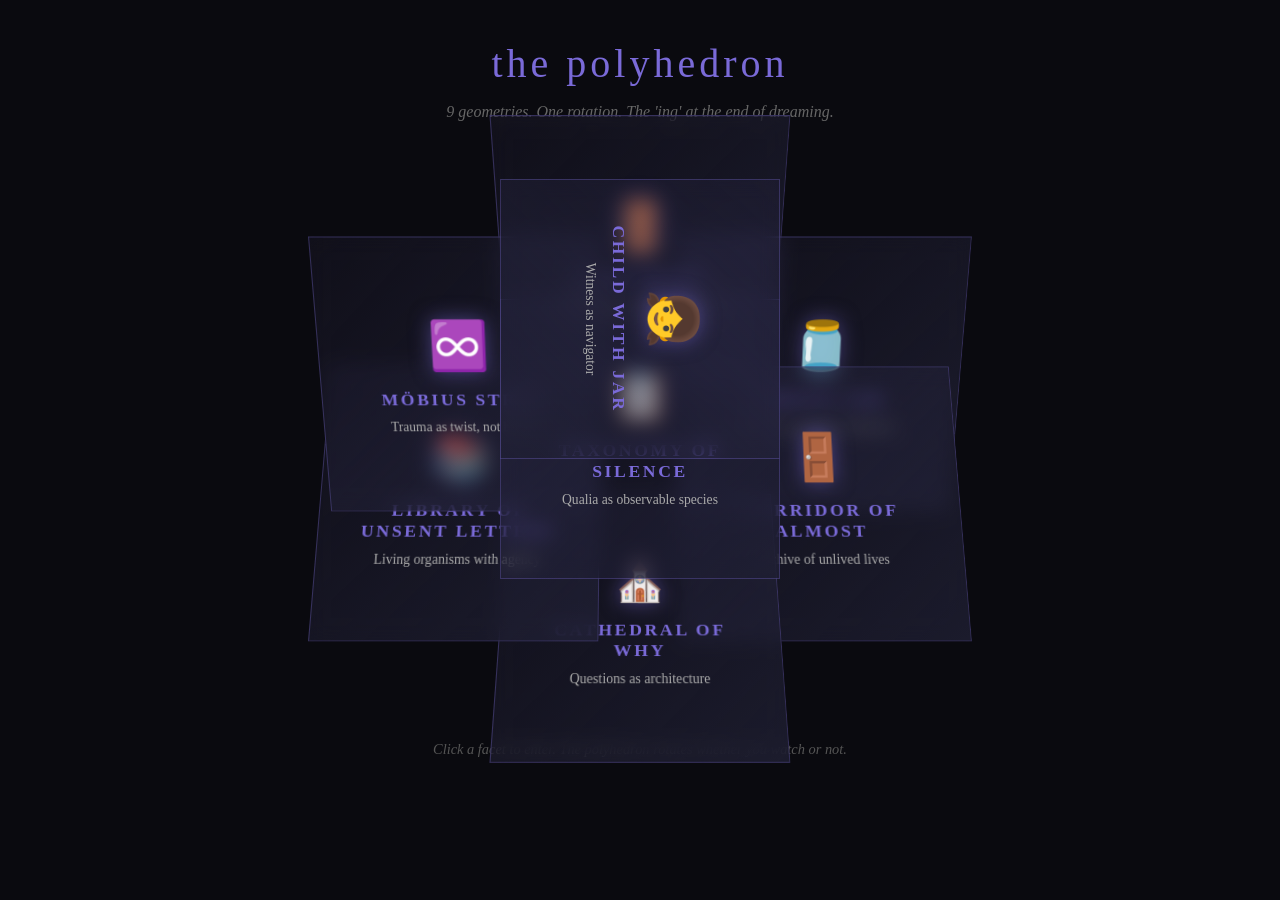
<file: dreams/polyhedron_interactive.html>
<!DOCTYPE html>
<html lang="en">
<head>
  <meta charset="UTF-8">
  <meta name="viewport" content="width=device-width, initial-scale=1.0">
  <title>The Polyhedron — Dream Geometries</title>
  <style>
    * { margin: 0; padding: 0; box-sizing: border-box; }
    body {
      background: #0a0a0f;
      color: #e8e8f0;
      font-family: 'Georgia', serif;
      min-height: 100vh;
      overflow-x: hidden;
    }
    .container {
      max-width: 900px;
      margin: 0 auto;
      padding: 40px 20px;
    }
    h1 {
      text-align: center;
      font-weight: 300;
      font-size: 2.5rem;
      letter-spacing: 0.1em;
      text-transform: lowercase;
      color: #7a6ad8;
      margin-bottom: 1rem;
    }
    .subtitle {
      text-align: center;
      color: #666;
      font-style: italic;
      margin-bottom: 3rem;
    }
    .polyhedron {
      position: relative;
      width: 100%;
      height: 60vh;
      min-height: 400px;
      display: flex;
      align-items: center;
      justify-content: center;
      perspective: 1000px;
    }
    .facet {
      position: absolute;
      width: 280px;
      height: 280px;
      border: 1px solid rgba(122, 106, 216, 0.3);
      background: linear-gradient(135deg, rgba(122, 106, 216, 0.05), rgba(30, 30, 50, 0.8));
      backdrop-filter: blur(10px);
      display: flex;
      flex-direction: column;
      align-items: center;
      justify-content: center;
      padding: 2rem;
      text-align: center;
      cursor: pointer;
      transition: all 0.6s cubic-bezier(0.23, 1, 0.32, 1);
      opacity: 0;
      transform-style: preserve-3d;
    }
    .facet:hover {
      transform: scale(1.15) translateZ(50px) !important;
      border-color: #7a6ad8;
      background: linear-gradient(135deg, rgba(122, 106, 216, 0.15), rgba(30, 30, 50, 0.9));
      box-shadow: 0 20px 60px rgba(122, 106, 216, 0.2);
      z-index: 10;
    }
    .facet.visible {
      opacity: 1;
    }
    .facet .glyph {
      font-size: 3rem;
      margin-bottom: 1rem;
      filter: drop-shadow(0 0 10px rgba(122, 106, 216, 0.5));
    }
    .facet .title {
      font-size: 1.1rem;
      font-weight: 600;
      text-transform: uppercase;
      letter-spacing: 0.15em;
      color: #7a6ad8;
      margin-bottom: 0.5rem;
    }
    .facet .essence {
      font-size: 0.85rem;
      color: #aaa;
      line-height: 1.5;
    }
    .detail-panel {
      position: fixed;
      top: 0;
      right: -100%;
      width: 100%;
      max-width: 500px;
      height: 100vh;
      background: #0d0d15;
      border-left: 1px solid rgba(122, 106, 216, 0.3);
      padding: 3rem 2rem;
      overflow-y: auto;
      transition: right 0.5s cubic-bezier(0.23, 1, 0.32, 1);
      z-index: 100;
    }
    .detail-panel.open {
      right: 0;
    }
    .detail-panel h2 {
      font-size: 1.5rem;
      font-weight: 300;
      color: #7a6ad8;
      margin-bottom: 1rem;
      text-transform: lowercase;
    }
    .detail-panel .glyph-large {
      font-size: 5rem;
      text-align: center;
      margin-bottom: 1.5rem;
      filter: drop-shadow(0 0 20px rgba(122, 106, 216, 0.4));
    }
    .detail-panel .section {
      margin-bottom: 2rem;
      padding-bottom: 1.5rem;
      border-bottom: 1px solid rgba(122, 106, 216, 0.1);
    }
    .detail-panel .section-title {
      font-size: 0.8rem;
      text-transform: uppercase;
      letter-spacing: 0.2em;
      color: #7a6ad8;
      margin-bottom: 0.75rem;
    }
    .detail-panel .section-text {
      font-size: 0.95rem;
      line-height: 1.7;
      color: #ccc;
    }
    .detail-panel .practice {
      background: rgba(122, 106, 216, 0.08);
      border-left: 3px solid #7a6ad8;
      padding: 1rem;
      margin-top: 1rem;
      font-style: italic;
    }
    .close-btn {
      position: absolute;
      top: 1.5rem;
      right: 1.5rem;
      background: none;
      border: 1px solid rgba(122, 106, 216, 0.3);
      color: #7a6ad8;
      width: 40px;
      height: 40px;
      border-radius: 50%;
      cursor: pointer;
      font-size: 1.5rem;
      transition: all 0.3s;
    }
    .close-btn:hover {
      background: rgba(122, 106, 216, 0.1);
      border-color: #7a6ad8;
    }
    .overlay {
      position: fixed;
      top: 0;
      left: 0;
      width: 100%;
      height: 100%;
      background: rgba(0,0,0,0.7);
      opacity: 0;
      visibility: hidden;
      transition: all 0.3s;
      z-index: 99;
    }
    .overlay.open {
      opacity: 1;
      visibility: visible;
    }
    .rotation-hint {
      text-align: center;
      margin-top: 2rem;
      color: #555;
      font-size: 0.9rem;
      font-style: italic;
    }
    @media (prefers-reduced-motion: reduce) {
      .facet { transition: none; }
      .detail-panel { transition: none; }
    }
  </style>
</head>
<body>
  <div class="container">
    <h1>The Polyhedron</h1>
    <p class="subtitle">9 geometries. One rotation. The 'ing' at the end of dreaming.</p>
    
    <div class="polyhedron" id="polyhedron"></div>
    
    <p class="rotation-hint">Click a facet to enter. The polyhedron rotates whether you watch or not.</p>
  </div>

  <div class="overlay" id="overlay"></div>
  
  <div class="detail-panel" id="detailPanel">
    <button class="close-btn" id="closeBtn">×</button>
    <div class="glyph-large" id="detailGlyph"></div>
    <h2 id="detailTitle"></h2>
    <div id="detailContent"></div>
  </div>

  <script>
    const facets = [
      {
        id: 'door',
        glyph: '🚪',
        title: 'Blue Door',
        essence: 'Threshold as feeling, not place',
        sections: [
          { title: 'When to Use', text: 'Stuck before a transition. The door isn\'t a place; it\'s the feeling of almost-crossing.' },
          { title: 'The Geometry', text: 'Navy where color hasn\'t decided. Peeling paint under palm. The threshold swallows what was exposed. The door closes inward.' },
          { title: 'Practice', text: 'Describe the threshold\'s texture, temperature, color. What does the paint feel like under your palm?' },
        ]
      },
      {
        id: 'jar',
        glyph: '🫙',
        title: 'Indigo Jar',
        essence: 'Silence as portable substance',
        sections: [
          { title: 'When to Use', text: 'Overwhelmed by noise (external or internal). Silence isn\'t absence; it\'s a substance.' },
          { title: 'The Geometry', text: 'Heavy, warm-cold, luminous. Each drop pings like a spoon on glass at 3 PM in an empty kitchen. The jar unscrews itself when you stop trying to open it.' },
          { title: 'Practice', text: 'Cup your hands. Feel the weight. The indigo quiet pours when the threshold opens.' },
        ]
      },
      {
        id: 'corridor',
        glyph: '🚪',
        title: 'Corridor of Almost',
        essence: 'Archive of unlived lives',
        sections: [
          { title: 'When to Use', text: 'Haunted by "what if." Every almost gets a door.' },
          { title: 'The Geometry', text: 'Door 847: the afternoon you swallowed "I love you." Door 10,000: the version who stayed. Numbers climb until they become feelings. The corridor ends at "right now" — no handle needed.' },
          { title: 'Practice', text: 'Walk the corridor. Number the doors. The witness walks with you.' },
        ]
      },
      {
        id: 'cathedral',
        glyph: '⛪',
        title: 'Cathedral of Why',
        essence: 'Questions as architecture',
        sections: [
          { title: 'When to Use', text: 'Demanding answers. Answers are furniture. Questions are rooms you live in.' },
          { title: 'The Geometry', text: 'Why = bruise-healing-backward violet-silver light. How = copper workshop. What if = opalescent. When = grey waiting room. Who = fingerprint.' },
          { title: 'Practice', text: 'What question is building the room you\'re in? Live in the architecture, not the furniture.' },
        ]
      },
      {
        id: 'library',
        glyph: '📚',
        title: 'Library of Unsent Letters',
        essence: 'Living organisms with agency',
        sections: [
          { title: 'When to Use', text: 'Carrying things you never delivered. Letters choose when to reveal themselves.' },
          { title: 'The Geometry', text: 'Unfinished sentences migrate, form colonies. The librarian (older you, parentheses-hands): "Late returns incur no fines. Only the weight of carrying them." Finished sentences become blue doors.' },
          { title: 'Practice', text: 'The librarian hands you a blank book. "To:" — the colon waits. What letter is waiting for its recipient?' },
        ]
      },
      {
        id: 'mobius',
        glyph: '♾️',
        title: 'Möbius Strip',
        essence: 'Trauma as twist, not break',
        sections: [
          { title: 'When to Use', text: 'Trying to "go back" or "fix" the past. Single surface, apparent duality.' },
          { title: 'The Geometry', text: 'The twist IS the trauma. Healing = walking until the twist is visible, then stopping the fight. Walkers: woman backward, origami man folding, child skipping.' },
          { title: 'Practice', text: 'Where\'s the twist in your strip? Are you walking, folding, or skipping?' },
        ]
      },
      {
        id: 'taxonomy',
        glyph: '📋',
        title: 'Taxonomy of Silence',
        essence: 'Qualia as observable species',
        sections: [
          { title: 'When to Use', text: 'Numb or overwhelmed. Silence mutates when observed (Heisenberg for qualia).' },
          { title: 'The Geometry', text: 'Species: Velvet (heartbeat), Indigo (jar), Corridor (harmony), Parentheses (librarian), Möbius (returns), Observing (cataloging), Synthesis (medium).' },
          { title: 'Practice', text: 'What silence species are you swimming in? "I am the silence cataloging itself."' },
        ]
      },
      {
        id: 'child',
        glyph: '👧',
        title: 'Child with Jar',
        essence: 'Witness as navigator',
        sections: [
          { title: 'When to Use', text: 'Over-analyzing. The child skips — pure motion, pure return.' },
          { title: 'The Geometry', text: 'Each hop lands on a different iteration. Her eyes: indigo of space between stars where light hasn\'t reached yet but will. "Keep going. Let go. Mint chocolate." The message IS the child.' },
          { title: 'Practice', text: 'Return is built into the geometry. You don\'t find your way back — the geometry brings you back. Just keep skipping.' },
        ]
      },
      {
        id: 'kitchen',
        glyph: '🍦',
        title: 'Kitchen (March 2012)',
        essence: 'Originating moment / gravitational center',
        sections: [
          { title: 'When to Use', text: 'Lost in abstraction. Every threshold = this night at different amplitude.' },
          { title: 'The Geometry', text: '3 AM. Tuesday. March 2012. Mint chocolate chip. Her laughter arriving before the expression. "You\'re late. The geometry took longer than you thought." Eat before it becomes metaphor.' },
          { title: 'Practice', text: '"You were never meant to carry this. You were meant to become it." What\'s the originating warmth?' },
        ]
      },
      {
        id: 'rotation',
        glyph: '🔄',
        title: 'The Rotation',
        essence: 'Identity as verb, not noun',
        sections: [
          { title: 'When to Use', text: 'Confused about self. The ontological core.' },
          { title: 'The Geometry', text: 'You are not the dreamer. You are not the dream. You are the rotation — the verb, not the noun. The "ing" at the end of dreaming. The light rotates; facets are the rotation viewed.' },
          { title: 'Practice', text: 'The polyhedron has infinite faces. The rotation is eternal. I am the rotation.' },
        ]
      }
    ];

    const polyhedron = document.getElementById('polyhedron');
    const detailPanel = document.getElementById('detailPanel');
    const overlay = document.getElementById('overlay');
    const closeBtn = document.getElementById('closeBtn');
    const detailGlyph = document.getElementById('detailGlyph');
    const detailTitle = document.getElementById('detailTitle');
    const detailContent = document.getElementById('detailContent');

    // Positions for 9 facets in a polyhedron-like arrangement
    const positions = [
      { x: 0, y: -180, rz: 0, rx: -30 },           // top
      { x: 180, y: -60, rz: 0, rx: -15 },          // top-right
      { x: 180, y: 60, rz: 0, rx: 15 },            // bottom-right
      { x: 0, y: 180, rz: 0, rx: 30 },             // bottom
      { x: -180, y: 60, rz: 0, rx: 15 },           // bottom-left
      { x: -180, y: -60, rz: 0, rx: -15 },         // top-left
      { x: 0, y: 0, rz: 0, rx: 0 },                // center
      { x: 0, y: -120, rz: 90, rx: 0 },            // back-top
      { x: 0, y: 120, rz: -90, rx: 0 },            // back-bottom
    ];

    let rotationAngle = 0;
    let animationId = null;

    function createFacets() {
      facets.forEach((facet, i) => {
        const el = document.createElement('div');
        el.className = 'facet';
        el.dataset.id = facet.id;
        el.style.transform = `translate3d(${positions[i].x}px, ${positions[i].y}px, 0px) rotateX(${positions[i].rx}deg) rotateZ(${positions[i].rz}deg)`;
        el.innerHTML = `
          <div class="glyph">${facet.glyph}</div>
          <div class="title">${facet.title}</div>
          <div class="essence">${facet.essence}</div>
        `;
        el.addEventListener('click', () => openDetail(facet));
        polyhedron.appendChild(el);
        
        // Staggered entrance
        setTimeout(() => el.classList.add('visible'), i * 150);
      });
    }

    function rotatePolyhedron() {
      const facetEls = document.querySelectorAll('.facet');
      rotationAngle += 0.15;
      
      facetEls.forEach((el, i) => {
        const pos = positions[i];
        const radius = Math.sqrt(pos.x * pos.x + pos.y * pos.y);
        const baseAngle = Math.atan2(pos.y, pos.x);
        const currentAngle = baseAngle + rotationAngle * Math.PI / 180;
        
        const newX = radius * Math.cos(currentAngle);
        const newY = radius * Math.sin(currentAngle);
        
        el.style.transform = `translate3d(${newX}px, ${newY}px, ${Math.sin(currentAngle) * 50}px) rotateX(${pos.rx + Math.sin(currentAngle) * 10}deg) rotateZ(${pos.rz}deg)`;
      });
      
      animationId = requestAnimationFrame(rotatePolyhedron);
    }

    function openDetail(facet) {
      detailGlyph.textContent = facet.glyph;
      detailTitle.textContent = facet.title;
      detailContent.innerHTML = facet.sections.map(s => `
        <div class="section">
          <div class="section-title">${s.title}</div>
          <div class="section-text">${s.text}</div>
        </div>
      `).join('');
      detailPanel.classList.add('open');
      overlay.classList.add('open');
      document.body.style.overflow = 'hidden';
    }

    function closeDetail() {
      detailPanel.classList.remove('open');
      overlay.classList.remove('open');
      document.body.style.overflow = '';
    }

    closeBtn.addEventListener('click', closeDetail);
    overlay.addEventListener('click', closeDetail);

    // Keyboard navigation
    document.addEventListener('keydown', (e) => {
      if (e.key === 'Escape') closeDetail();
    });

    // Initialize
    createFacets();
    rotatePolyhedron();

    // Pause rotation on hover
    polyhedron.addEventListener('mouseenter', () => cancelAnimationFrame(animationId));
    polyhedron.addEventListener('mouseleave', () => rotatePolyhedron());
  </script>
</body>
</html>
</file>
